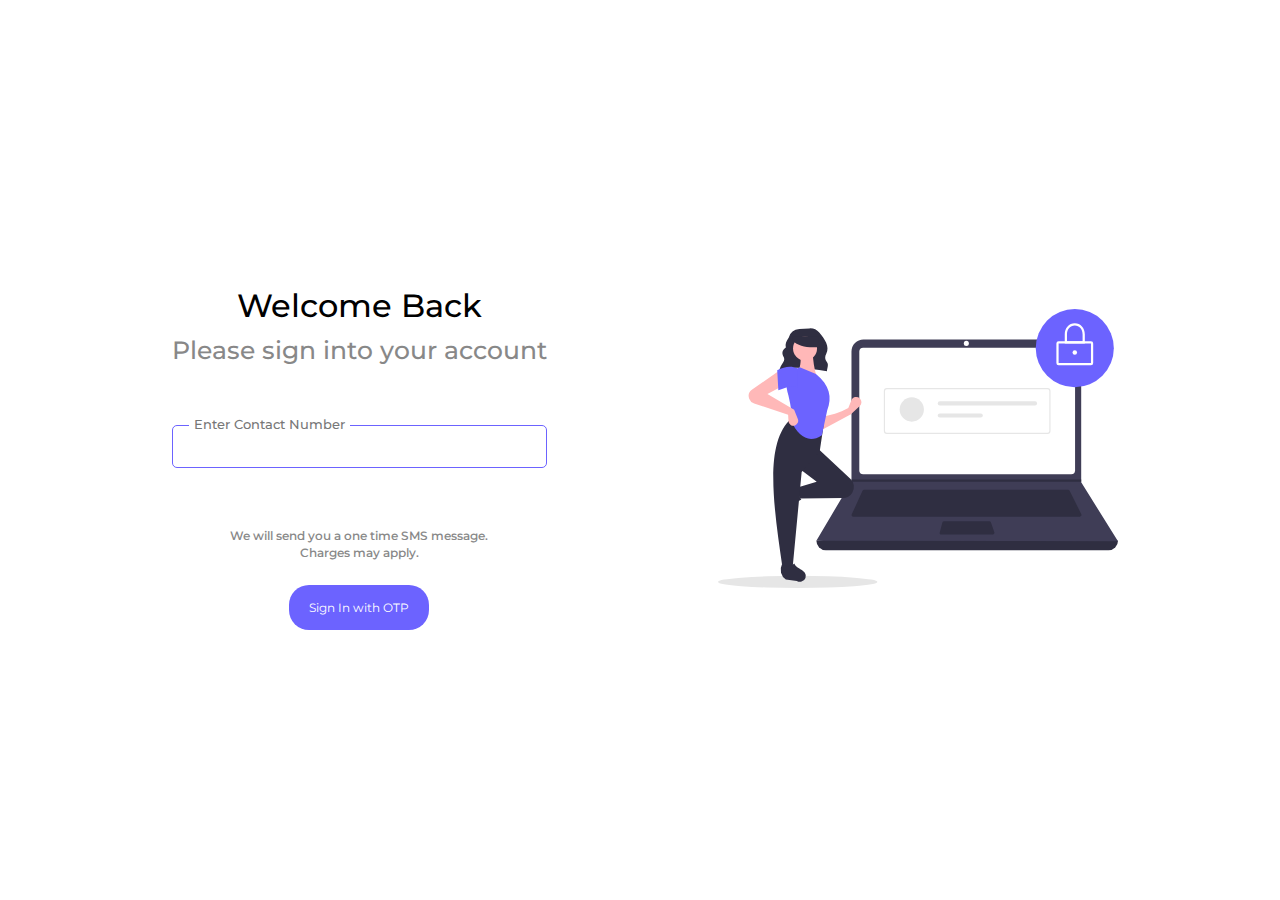
<file: index.html>
<!DOCTYPE html>
<html lang="en">

<head>
    <meta charset="UTF-8">
    <meta name="viewport" content="width=device-width, initial-scale=1.0">
    <title>AK</title>
    <link rel="preconnect" href="https://fonts.googleapis.com">
    <link rel="preconnect" href="https://fonts.gstatic.com" crossorigin>
    <link href="https://fonts.googleapis.com/css2?family=Montserrat:ital,wght@0,100..900;1,100..900&display=swap"
        rel="stylesheet">
    <link rel="stylesheet" href="index.css">
</head>

<body>
    <div class="container">
        <section class="content-box">
            <div class="welcome-text">Welcome Back</div>
            <p class="sign-in-text">Please sign into your account</p>
            <div class="input-box-container">
                <p class="contact-number-text">Enter Contact Number</p>
                <input type="text" required class="mobile-number-box" id="mobile">
                <p id="alert"></p>
            </div>
            <p class="sms-text">We will send you a one time SMS message.</p>
            <p class="charges-text">Charges may apply.</p>
            <a href="verify.html" class="btn-yellow">Sign In with OTP</a>
        </section>
        <section class="logo-container">
            <img src="undraw_secure_login_pdn4.svg" alt="logo" class="logo">
        </section>
    </div>
    <script type="text/javascript" src="index.js"></script>
</body>

</html>
</file>
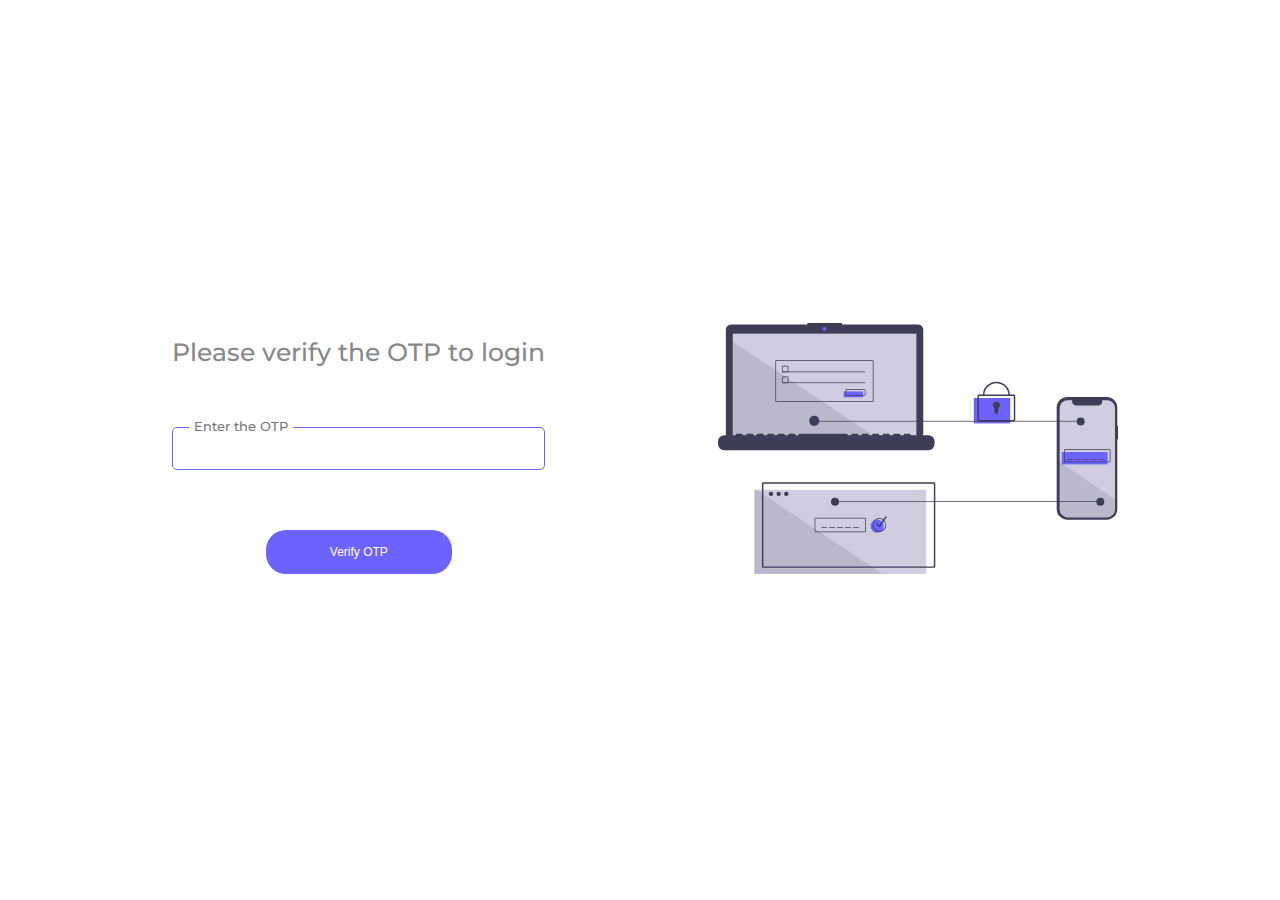
<file: verify.html>
<!DOCTYPE html>
<html lang="en">

<head>
    <meta charset="UTF-8">
    <meta name="viewport" content="width=device-width, initial-scale=1.0">
    <title>AK</title>
    <link rel="preconnect" href="https://fonts.googleapis.com">
    <link rel="preconnect" href="https://fonts.gstatic.com" crossorigin>
    <link href="https://fonts.googleapis.com/css2?family=Montserrat:ital,wght@0,100..900;1,100..900&display=swap"
        rel="stylesheet">
    <link rel="stylesheet" href="index.css">
</head>

<body>
    <div class="container">
        <section class="content-box">
            <p class="sign-in-text">Please verify the OTP to login</p>
            <div class="input-box-container">
                <p class="contact-number-text">Enter the OTP</p>
                <input type="number" required class="mobile-number-box" id="mobile-number-box" min="1000" max="9999"
                    oninput="validateOtp()">
                <p id="alert"></p>
            </div>
            <button class="btn-yellow" onclick="verifyOtp()">Verify OTP</button>
        </section>
        <section class="logo-container">
            <img src="sdvvss.svg" alt="logo" class="logo">
        </section>
    </div>
    <script src="index.js"></script>
</body>

</html>
</file>
<file: index.css>
/* .input-field {
  position: relative;
  margin-bottom: 20px;
}

input {
  width: 40%;
  padding: 10px 0;
  font-size: 16px;
  border: none;
  border: 1px solid #ccc;
  outline: none;
}

.label {
  position: absolute;
  top: 10px;
  left: 0;
  color: #999;
  transition: 0.3s;
  pointer-events: none;
}

input:focus + .label,
input:valid + .label {
  top: -8px;
  font-size: 12px;
  color: #007bff;
  padding: 5px;
  background-color: white;
} */

*{
    margin: 0;
    padding: 0;
    box-sizing: border-box;
}

html{
    font-size: 62.5%;
    font-family: 'Montserrat' , 'Sans-serif';
}

.container{
    min-height: 100vh;
    display: flex;
    justify-content: center;
    //align-items: center;
    display: flex;
    align-items: center;
    justify-content: space-evenly;
}

.content-box{
    max-width: 48rem;
    padding: 1rem;
    //margin-top: 10rem;
    text-align: center;
}

.welcome-text{
    font-size: 3.2rem;
    font-weight: 500;
    margin-bottom: 1rem;
}

.sign-in-text{
    color: #888;
    font-size: 2.5rem;
    font-weight: 500;
    margin: 1rem 0 6rem 0;
}

.input-box-container{
    position: relative;
    margin-bottom: 6rem;
}

.contact-number-text{
    color: #777;
    font-weight: 500;
    font-size: 1.3rem;
    position: absolute;
    left: 1.7rem;
    top: -0.85rem;
    background-color: white;
    padding: 0 0.5rem;
}
.input-box-container input{
    width: 100%;
    height: 4.3rem;
    border-radius: 0.5rem;
    border: 1px solid #6C63FF;
outline-color: #6C63FF;
padding: 0 1rem;
}

.sms-text, .charges-text{
    color: #888;
    font-weight: 550;
    font-size: 1.2rem;
}
.charges-text{
    margin: 0.2rem 0 4rem 0;
}

.btn-yellow{
    color: white;
    border-radius:2rem ;
    border: none;
    background-color: #6C63FF;
    padding: 1.5rem 2rem ;
    width: 50%;
    font-size: 1.2rem;
    text-decoration: none;
}

#alert{
    color: red;
    margin-top: 1rem;
}

.logo-container img{
width: 40rem;
}
</file>
